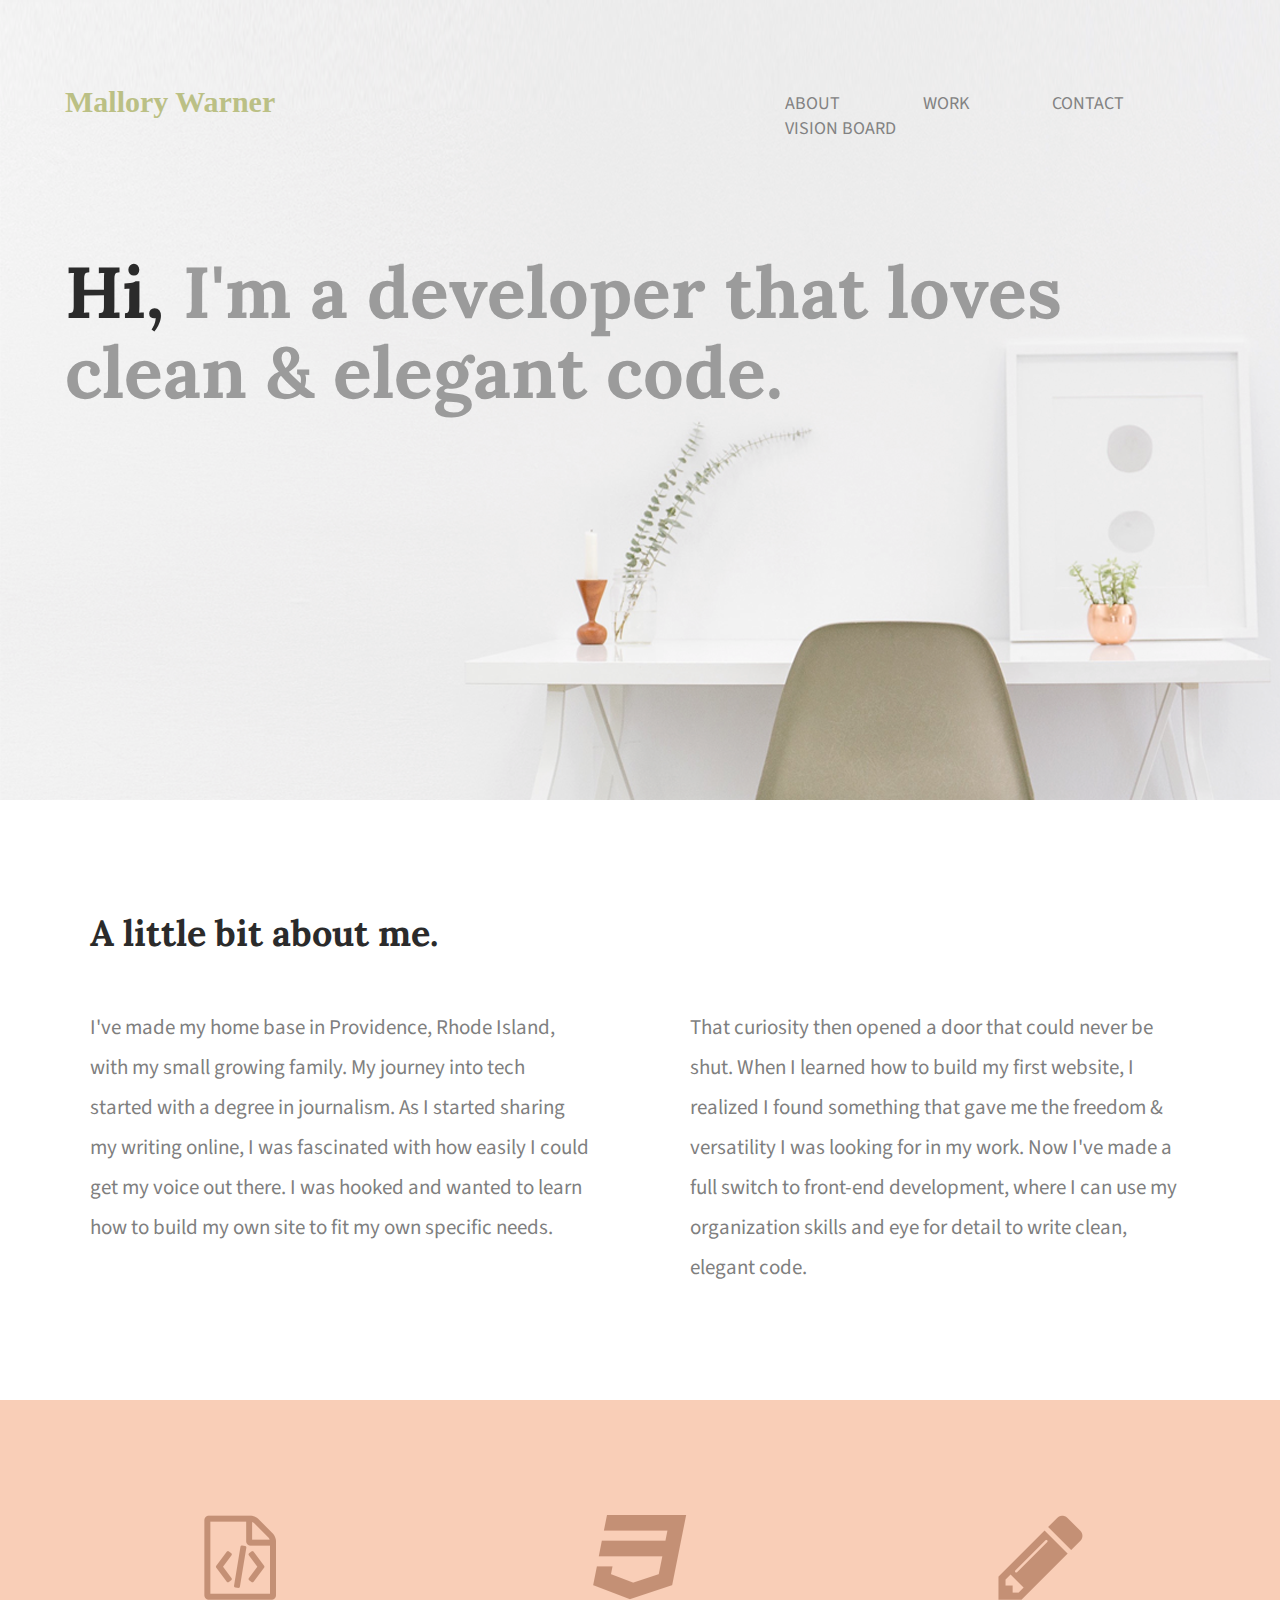
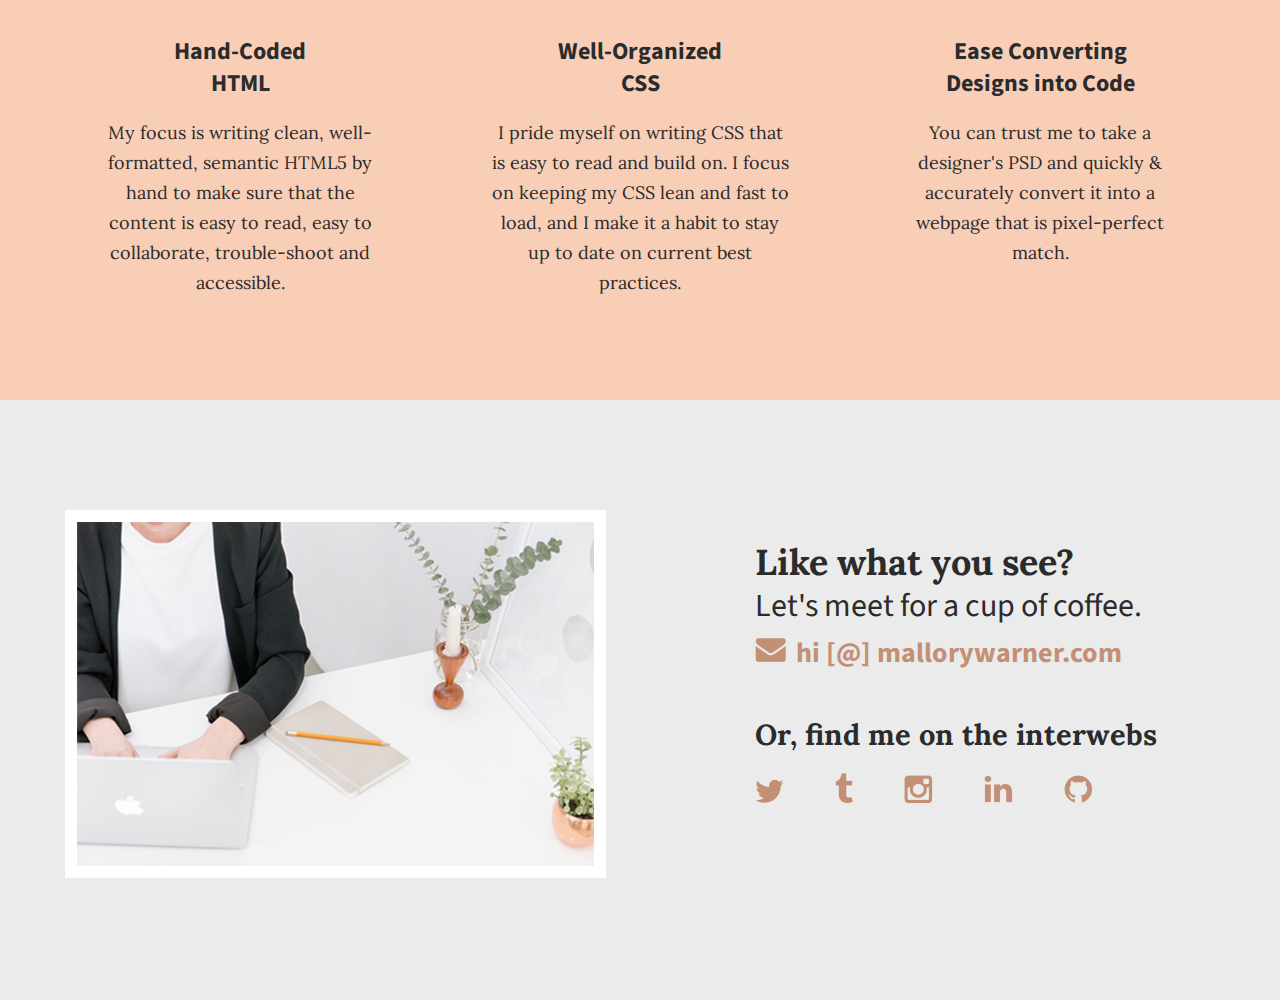
<file: index.html>
<!doctype html>
<html lang="en">
    <head>
        <meta charset="utf-8">
        <title>Mallory Warner | Portfolio</title>
        <link rel="stylesheet" href="css/normalize.css">
        <link rel="stylesheet" href="css/main.css">
        <link href='https://fonts.googleapis.com/css?family=Lora:400,700' rel='stylesheet' type='text/css'>
        <link href='https://fonts.googleapis.com/css?family=Lora:400,700' rel='stylesheet' type='text/css'>
        <link href='https://fonts.googleapis.com/css?family=Source+Sans+Pro:400,700' rel='stylesheet' type='text/css'>
    </head>
    <body>
        <header>
            <div class="full-width">
                <div class="half-width">
                    <h1>Mallory Warner</h1>
                </div>
                <div class="half-width">
                    <nav>
                        <ul>
                            <li><a href="#about">About</a></li>
                            <li><a href="#work">Work</a></li>
                            <li><a href="#contact">Contact</a></li>
                            <li><a href="vision-board/index.html">Vision Board</a></li>
                        </ul>
                    </nav>
                </div>
                <h2><span>Hi,</span> I'm a developer that loves clean &amp; elegant code.</h2>
            </div>
        </header>

        <main>
            <section id="about">
                <div class="full-width">
                    <h2>A little bit about me.</h2>
                    <div class="half-width">
                        <p>I've made my home base in Providence, Rhode Island, with my small growing family. My journey into tech started with a degree in journalism. As I started sharing my writing online, I was fascinated with how easily I could get my voice out there. I was hooked and wanted to learn how to build my own site to fit my own specific needs.</p>
                    </div>
                    <div class="half-width">
                        <p>That curiosity then opened a door that could never be shut. When I learned how to build my first website, I realized I found something that gave me the freedom & versatility I was looking for in my work. Now I've made a full switch to front-end development, where I can use my organization skills and eye for detail to write clean, elegant code.</p>
                    </div>
                </div>
            </section>

            <section id="work">
                <div class="full-width">
                    <div class="third-width">
                        <img src="img/icon-html.png" alt="HTML icon" />
                        <h3>Hand-Coded HTML</h3>
                        <p>My focus is writing clean, well-formatted, semantic HTML5 by hand to make sure that the content is easy to read, easy to collaborate, trouble-shoot and accessible.</p>
                    </div>
                    <div class="third-width">
                        <img src="img/icon-css.png" alt="CSS icon" />
                        <h3>Well-Organized CSS</h3>
                        <p>I pride myself on writing CSS that is easy to read and build on. I focus on keeping my CSS lean and fast to load, and I make it a habit to stay up to date on current best practices.</p>
                    </div>
                    <div class="third-width">
                        <img src="img/icon-pencil.png" alt="Pencil icon" />
                        <h3>Ease Converting Designs into Code</h3>
                        <p>You can trust me to take a designer's PSD and quickly &amp; accurately convert it into a webpage that is pixel-perfect match.</p>
                    </div>
                </div>
            </section>

            <footer id="contact">
                <div class="full-width">
                    <div class="half-width">
                        <img id="contact-img" src="img/contact.png" alt="my contact image" />
                    </div>
                    <div class="half-width">
                        <h2>Like what you see?</h2>
                        <h3 id="email-header">Let's meet for a cup of coffee.</h3>
                        <a href="mailto:mallory@mallorywarner.com"><img id="envelope" src="img/icon-envelope.png" alt="envelope icon" />hi [@] mallorywarner.com</a>
                        <h2 id="socialmedia-header">Or, find me on the interwebs</h2>
                        <ul>
                            <li><a href="https://twitter.com/DoodGeorgie/"><img src="img/icon-twitter.png" alt="twitter icon/" /></a></li>
                            <li><a href="https://www.pinterest.com/mallory16warner/"><img src="img/icon-tumblr.png" alt="tumblr icon" /></a></li>
                            <li><a href="https://www.instagram.com/mallorywarner16/"><img src="img/icon-instagram.png" alt="instagram icon" /></a></li>
                            <li><a href="https://www.linkedin.com/in/mallory-warner-541208117/"><img src="img/icon-linkedin.png" alt="linkedin icon" /></a></li>
                            <li><a href="https://github.com/"><img src="img/icon-github.png" alt="github icon" /></a></li>
                        </ul>
                    </div>
                </div>
            </footer>
        </main>
    </body>
</html>
</file>
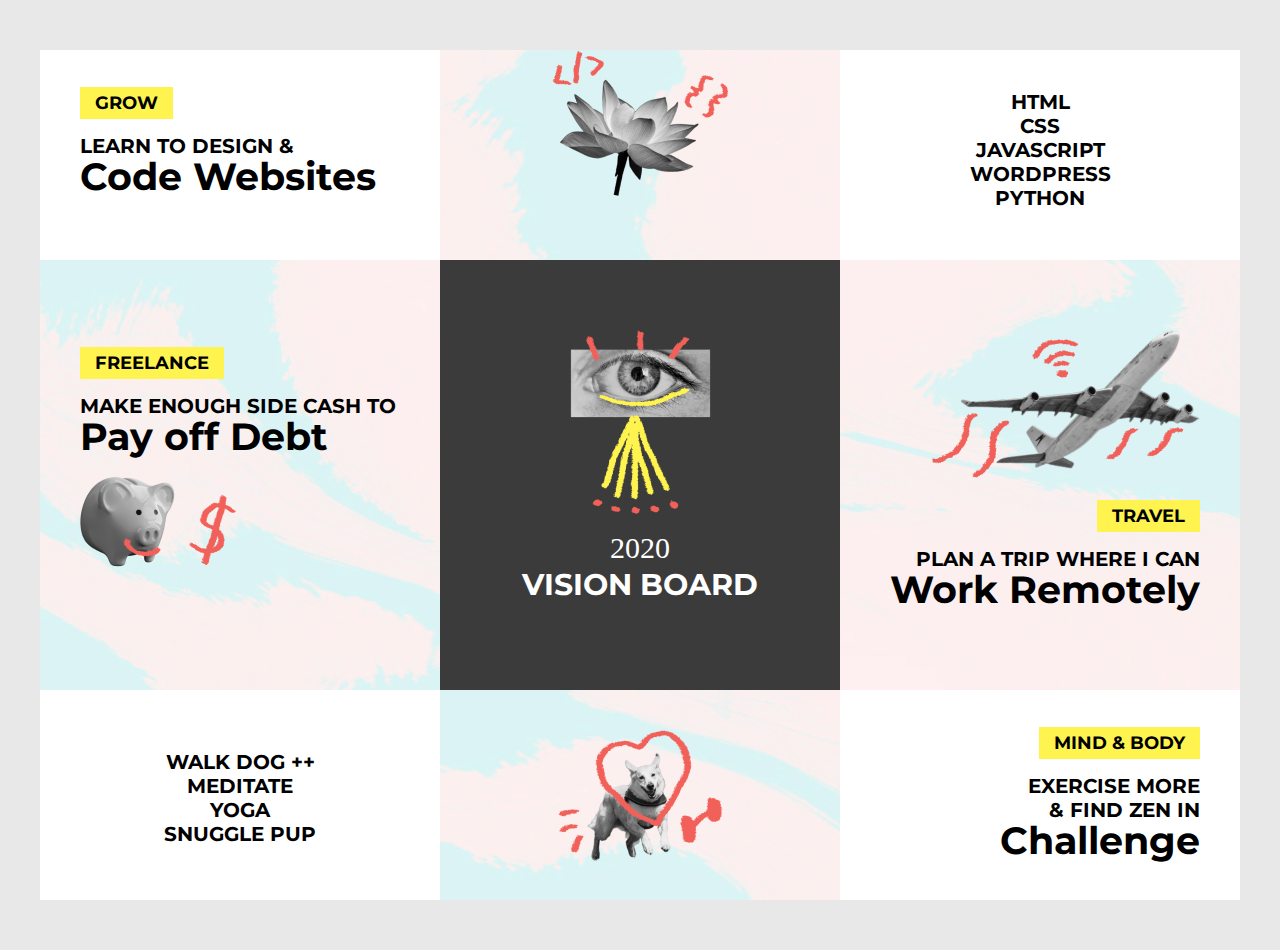
<file: vision-board/index.html>
<!doctype html>
<html lang="en">
<head>
	<meta charset="utf-8">
    <title>Vision Board Project</title>
    <link href="https://fonts.googleapis.com/css?family=Montserrat:700%7CPermanent+Marker&display=swap" rel="stylesheet">
    <link rel="stylesheet" href="css/normalize.css">
    <link rel="stylesheet" href="css/main.css">
</head>
<body>
	<div id="vision-board">
		<div class="block small-block light-bg">
			<p><span class="highlight">Grow</span></p>
			<p>Learn to Design &amp;<br><strong>Code Websites</strong></p>
		</div>
		<div class="block small-blockc center">
			<img src="img/flower.png" alt="flower">
		</div>
		<div class="block small-block center light-bg">
			<p>
				HTML<br>
				CSS<br>
				JavaScript<br>
				WordPress<br>
				Python
			</p>
		</div>
		<div class="block large-block">
			<p><span class="highlight">Freelance</span></p>
			<p>Make Enough Side Cash to<br><strong>Pay off Debt</strong></p>
			<img src="img/piggy.png" alt="Piggy Bank">
		</div>
		<div class="block large-block center dark-bg">
			<img src="img/eye.png" alt="eye">
			<p class="title"><span class="marker">2020</span><br>Vision Board</p>
		</div>
		<div class="block right large-block">
			<img src="img/plane.png" alt="airplane">
			<p><span class="highlight">Travel</span></p>
			<p>Plan A Trip Where I Can<br><strong>Work Remotely</strong></p>
		</div>
		<div class="block small-block top-padding center light-bg">
			<p>
				Walk Dog ++<br>
				Meditate<br>
				Yoga<br>
				Snuggle Pup
			</p>
		</div>
		<div class="block small-block top-padding center">
			<img src="img/doggo.png" alt="dog">
		</div>
		<div class="block small-block right light-bg">
			<p><span class="highlight">Mind &amp; Body</span></p>
			<p>Exercise More<br>&amp; Find Zen in<br><strong>Challenge</strong></p>
		</div>	
	</div>
</body>
</html>
</file>
<file: css/main.css>
/***** BASE STYLES *****/

body {
    font-family: 'Source Sans Pro', sans-serif;
    color: #2b2b2b;
}

#about, #work, #contact, #vision-board {
    height: 600px;
}
	
/***** GRID *****/

.full-width {
    width: 1200px;
    margin: 0 auto;
}
.half-width {
    width: 600px;
    float: left;
}
.third-width {
    width: 400px;
    float: left;
}

/****** HEADER ******/

header {
    height: 800px;
    background: url("../img/hero.png"); 
    background-size: cover;
}

header h1 { 
    font-family: 'Lora bold', serif;
    font-size: 30px;
    color: #bbc085;
    padding: 65px 0 65px 25px;
}

nav {
    float: right; 
    padding: 75px 25px;
}

nav ul li{
    display: inline-block;
}

nav ul li a {
    text-transform: uppercase;
    text-decoration: none;
    font-size: 18px;
    color: #828282;
    padding-left: 80px; 
}

header h2 {
    width: 1000px;
    clear: both;
    font-family: 'Lora', serif;
    font-size: 72px;
    line-height: 80px;
    color: #9b9b9b;
    padding: 20px 0 20px 25px;
}

header h2 span {
    color: #2b2b2b;
}

/****** ABOUT ******/

#about .full-width {
    padding: 80px 0;
}

#about h2 {
    font-family: 'Lora', serif;
    font-size: 36px;
    padding-left: 50px;
}
#about p {
    font-size: 21px;
    color: #7f7f7f;
    line-height: 40px;
    padding-left: 50px;
    padding-right: 50px;
}

/***** WORK *****/

#work {
    background-color: #f9ceb7;
    text-align: center;
}

#work .full-width {
    padding: 115px 0;
}

#work img {
    padding-bottom: 30px;
}

#work h3 {
    font-size: 24px;
    line-height: 32px;
    width: 190px;
    margin: 0 auto;
}

#work p {
    font-family: 'Lora', serif;
    font-size: 18px;
    line-height: 30px;
    padding: 0 50px;
}

/***** CONTACT *****/

#contact {
    background-color: #ebebeb;

}

#contact .full-width {
    padding: 110px 0;
}

#contact img#contact-img {
    margin-left: 25px;
    border: 12px solid #ffffff;
}

#contact h2, #contact #email-header, #contact #socialmedia-header, #contact ul {
    padding-left: 115px;
}

#contact #envelope {
    padding: 0 10px 0 115px;
}

#contact h2 {
    font-family: 'Lora', serif;
    font-size: 36px;
    line-height: 44px;
}

#contact #email-header{
    font-size: 32px;
    font-weight: 400;
    line-height: 44px;
    margin: -30px 0 5px 0;
}

#contact #socialmedia-header {
    font-weight: bold;
    font-size: 29px; 
    line-height: 44px;
    margin: 40px 0 0 0;
}

#contact a {
    text-decoration: none; 
    color: #c49075;
    font-weight: bold;
    font-size: 28px;
}

#contact ul {
    list-style: none;
}

#contact ul li {
     display: inline-block;
}

#contact ul img {
    font-size: 32px;
    padding-right: 48px;
}
</file>
<file: vision-board/css/main.css>
body {
	background-color: #E8E8E8;
}

#vision-board {
	margin: 50px auto;
	width: 1200px;
	height: 850px;
	overflow: auto;
	background-image: url("../img/background.png");
	background-size: cover;
	font-family: 'Montserrat', sans-serif;
	font-size: 20px;
	font-weight: 700;
	text-transform: uppercase;
}

.block {
	float: left;
	box-sizing: border-box;
	width: 400px;
}

.small-block {
	padding: 20px 40px;
	height: 210px;
}

.large-block {
	padding: 70px 40px;
	height: 430px;
}

.center {
	text-align: center;
}

.right {
	text-align: right;
}

.dark-bg {
	background: #3B3B3B;
	color: #FFFFFF;
}

.light-bg {
	background: #FFFFFF;
}

.highlight {
	padding: 5px 15px;
	background: #FFF44F;
	font-size: 18px;
}

.marker {
	font-family: 'permanent marker', cursive;
	font-weight: normal;
}

strong {
	font-size: 38px;
	text-transform: none;
	line-height: 38px;
}

.title {
	margin: 10px 0;
	font-size: 30px;
}

.top-padding {
	padding-top: 40px;
}
</file>
